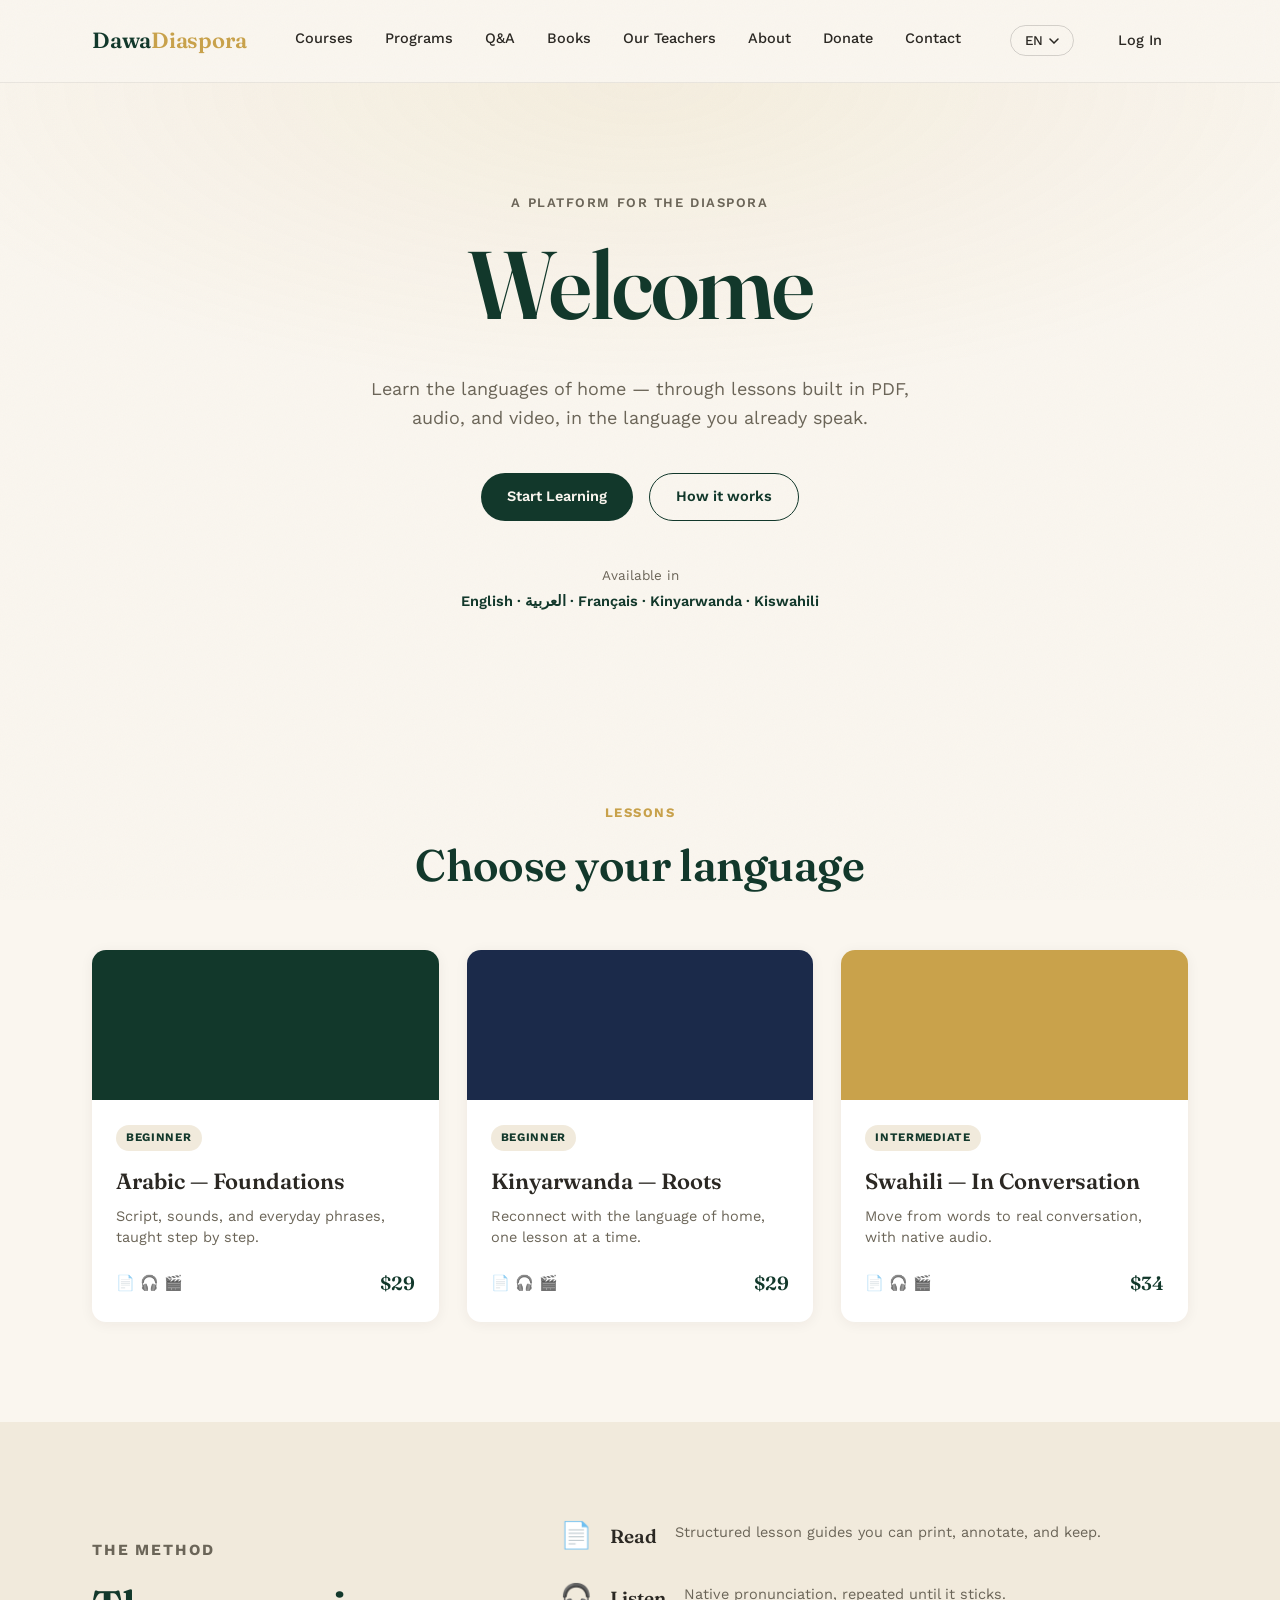
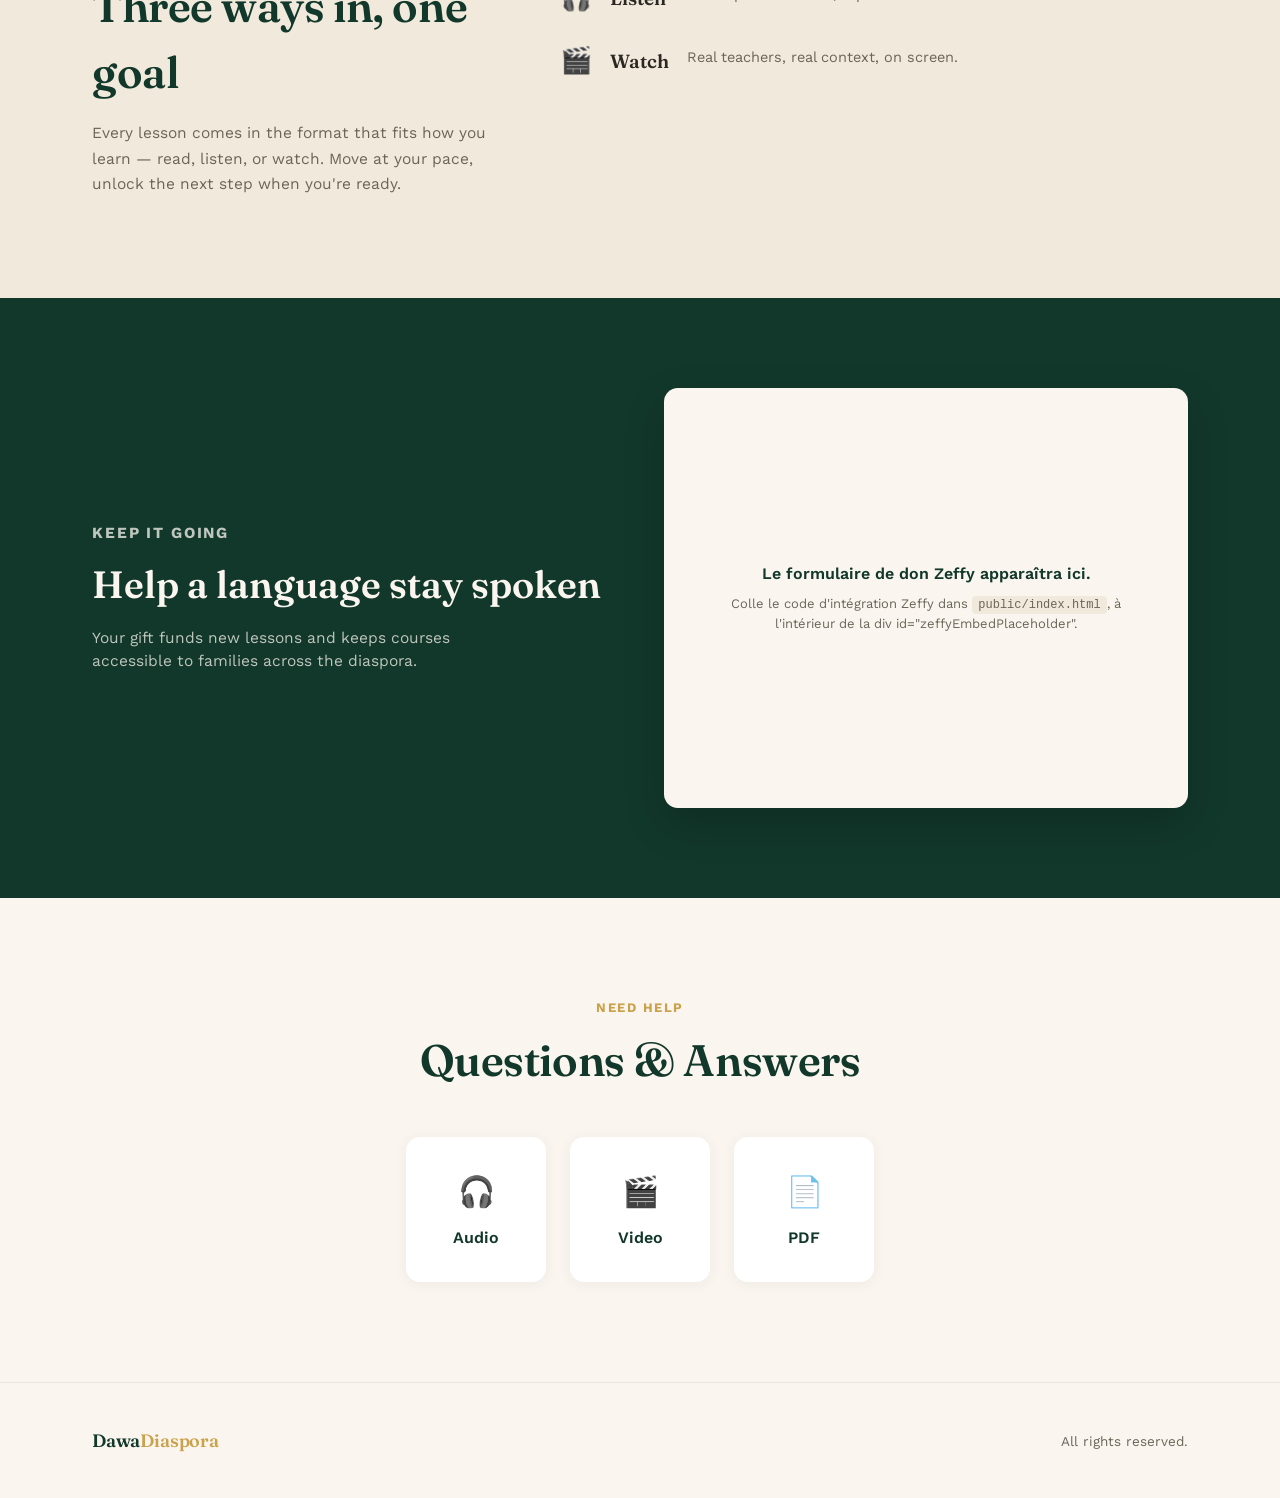
<file: index.html>
<!DOCTYPE html>
<html lang="en" dir="ltr">
<head>
<meta charset="UTF-8" />
<meta name="viewport" content="width=device-width, initial-scale=1.0" />
<title>DawaDiaspora — Learn your language, reclaim your roots</title>
<link rel="preconnect" href="https://fonts.googleapis.com">
<link href="https://fonts.googleapis.com/css2?family=Fraunces:opsz,wght@9..144,400;9..144,500;9..144,600;9..144,700&family=Work+Sans:wght@400;500;600&family=Noto+Naskh+Arabic:wght@500;600&display=swap" rel="stylesheet">
<link rel="stylesheet" href="css/style.css" />
</head>
<body>

<div class="grain"></div>

<header class="site-header">
  <div class="header-inner">
    <a href="index.html" class="logo">Dawa<span class="logo-accent" style="color:#C9A24B;">Diaspora</span></a>

    <nav class="main-nav">
      <a href="#courses" data-i18n="nav.courses">Courses</a>
      <a href="programs.html" data-i18n="nav.programs">Programs</a>
      <a href="qa.html" data-i18n="nav.qa">Q&amp;A</a>
      <a href="books.html" data-i18n="nav.books">Books</a>
      <a href="teachers.html" data-i18n="nav.teachers">Our Teachers</a>
      <a href="about.html" data-i18n="nav.about">About</a>
      <a href="#donate" data-i18n="nav.donate">Donate</a>
      <a href="contact.html" data-i18n="nav.contact">Contact</a>
    </nav>

    <div class="header-actions">
      <div class="lang-switcher">
        <button class="lang-current" id="langCurrent" aria-haspopup="listbox" aria-expanded="false">
          <span id="langCurrentLabel">EN</span>
          <svg width="10" height="6" viewBox="0 0 10 6" fill="none"><path d="M1 1L5 5L9 1" stroke="currentColor" stroke-width="1.5" stroke-linecap="round"/></svg>
        </button>
        <ul class="lang-options" id="langOptions" role="listbox">
          <li role="option" data-lang="en">English</li>
          <li role="option" data-lang="ar">العربية</li>
          <li role="option" data-lang="fr">Français</li>
          <li role="option" data-lang="rw">Kinyarwanda</li>
          <li role="option" data-lang="sw">Kiswahili</li>
        </ul>
      </div>
      <a href="#login" class="btn btn-ghost" data-i18n="nav.login">Log In</a>
    </div>
  </div>
</header>

<main>

  <!-- HERO -->
  <section class="hero">
    <div class="hero-inner">
      <p class="hero-eyebrow" data-i18n="hero.eyebrow">A platform for the diaspora</p>

      <h1 class="hero-morph" id="morphWord" aria-live="polite">Welcome</h1>

      <p class="hero-sub" data-i18n="hero.subtitle">
        Learn the languages of home — through lessons built in PDF, audio, and video, in the language you already speak.
      </p>

      <div class="hero-actions">
        <a href="#courses" class="btn btn-primary" data-i18n="btn.start_learning">Start Learning</a>
        <a href="#how" class="btn btn-outline" data-i18n="btn.how_it_works">How it works</a>
      </div>

      <div class="hero-langs">
        <span data-i18n="hero.available_in">Available in</span>
        <strong>English · العربية · Français · Kinyarwanda · Kiswahili</strong>
      </div>
    </div>
  </section>

  <!-- COURSES -->
  <section class="courses" id="courses">
    <div class="section-inner">
      <div class="section-head">
        <p class="eyebrow" data-i18n="courses.eyebrow">Lessons</p>
        <h2 data-i18n="courses.title">Choose your language</h2>
      </div>

      <div class="course-grid" id="courseGrid">
        <!-- Cartes générées en dur pour l'instant — seront remplacées par l'API /api/courses -->
        <article class="course-card">
          <div class="course-media" style="background:#12382B;"></div>
          <div class="course-body">
            <span class="course-level" data-i18n="course.level.beginner">Beginner</span>
            <h3>Arabic — Foundations</h3>
            <p>Script, sounds, and everyday phrases, taught step by step.</p>
            <div class="course-meta">
              <span class="course-formats" title="PDF, Audio, Video">📄 🎧 🎬</span>
              <span class="course-price">$29</span>
            </div>
          </div>
        </article>

        <article class="course-card">
          <div class="course-media" style="background:#1B2A4A;"></div>
          <div class="course-body">
            <span class="course-level" data-i18n="course.level.beginner">Beginner</span>
            <h3>Kinyarwanda — Roots</h3>
            <p>Reconnect with the language of home, one lesson at a time.</p>
            <div class="course-meta">
              <span class="course-formats" title="PDF, Audio, Video">📄 🎧 🎬</span>
              <span class="course-price">$29</span>
            </div>
          </div>
        </article>

        <article class="course-card">
          <div class="course-media" style="background:#C9A24B;"></div>
          <div class="course-body">
            <span class="course-level" data-i18n="course.level.intermediate">Intermediate</span>
            <h3>Swahili — In Conversation</h3>
            <p>Move from words to real conversation, with native audio.</p>
            <div class="course-meta">
              <span class="course-formats" title="PDF, Audio, Video">📄 🎧 🎬</span>
              <span class="course-price">$34</span>
            </div>
          </div>
        </article>
      </div>
    </div>
  </section>

  <!-- HOW IT WORKS -->
  <section class="how" id="how">
    <div class="section-inner how-grid">
      <div class="how-copy">
        <p class="eyebrow" data-i18n="how.eyebrow">The method</p>
        <h2 data-i18n="how.title">Three ways in, one goal</h2>
        <p data-i18n="how.subtitle">Every lesson comes in the format that fits how you learn — read, listen, or watch. Move at your pace, unlock the next step when you're ready.</p>
      </div>

      <div class="how-items">
        <div class="how-item">
          <span class="how-icon">📄</span>
          <h3 data-i18n="how.pdf.title">Read</h3>
          <p data-i18n="how.pdf.desc">Structured lesson guides you can print, annotate, and keep.</p>
        </div>
        <div class="how-item">
          <span class="how-icon">🎧</span>
          <h3 data-i18n="how.audio.title">Listen</h3>
          <p data-i18n="how.audio.desc">Native pronunciation, repeated until it sticks.</p>
        </div>
        <div class="how-item">
          <span class="how-icon">🎬</span>
          <h3 data-i18n="how.video.title">Watch</h3>
          <p data-i18n="how.video.desc">Real teachers, real context, on screen.</p>
        </div>
      </div>
    </div>
  </section>

  <!-- DONATE BANNER (formulaire Zeffy intégré) -->
  <section class="donate-banner" id="donate">
    <div class="section-inner donate-inner">
      <div>
        <p class="eyebrow eyebrow-light" data-i18n="donate.eyebrow">Keep it going</p>
        <h2 data-i18n="donate.title">Help a language stay spoken</h2>
        <p data-i18n="donate.subtitle">Your gift funds new lessons and keeps courses accessible to families across the diaspora.</p>
      </div>
      <div class="donate-widget-card">
        <!--
          👉 ZONE À REMPLIR : colle ici le code d'intégration copié depuis Zeffy
          (Share → More ways to share → Embed → Campaign → Copy embed code)
          Il ressemble à : <div data-zeffy-embed data-form-url="..."></div>...
        -->
        <div id="zeffyEmbedPlaceholder" class="zeffy-placeholder">
          <p>Le formulaire de don Zeffy apparaîtra ici.</p>
          <p class="zeffy-placeholder-sub">Colle le code d'intégration Zeffy dans <code>public/index.html</code>, à l'intérieur de la div id="zeffyEmbedPlaceholder".</p>
        </div>
      </div>
    </div>
  </section>

  <!-- FAQ TEASER -->
  <section class="faq-teaser" id="faq">
    <div class="section-inner">
      <p class="eyebrow" data-i18n="faq.eyebrow">Need help</p>
      <h2 data-i18n="faq.title">Questions & Answers</h2>
      <div class="faq-cats">
        <a href="#" class="faq-cat"><span>🎧</span><p data-i18n="faq.category.audio">Audio</p></a>
        <a href="#" class="faq-cat"><span>🎬</span><p data-i18n="faq.category.video">Video</p></a>
        <a href="#" class="faq-cat"><span>📄</span><p data-i18n="faq.category.pdf">PDF</p></a>
      </div>
    </div>
  </section>

</main>

<footer class="site-footer">
  <div class="section-inner footer-inner">
    <a href="index.html" class="logo logo-footer">Dawa<span class="logo-accent" style="color:#C9A24B;">Diaspora</span></a>
    <p data-i18n="footer.rights">All rights reserved.</p>
  </div>
</footer>

<script src="js/i18n-data.js"></script>
<script src="js/main.js"></script>
</body>
</html>
</file>
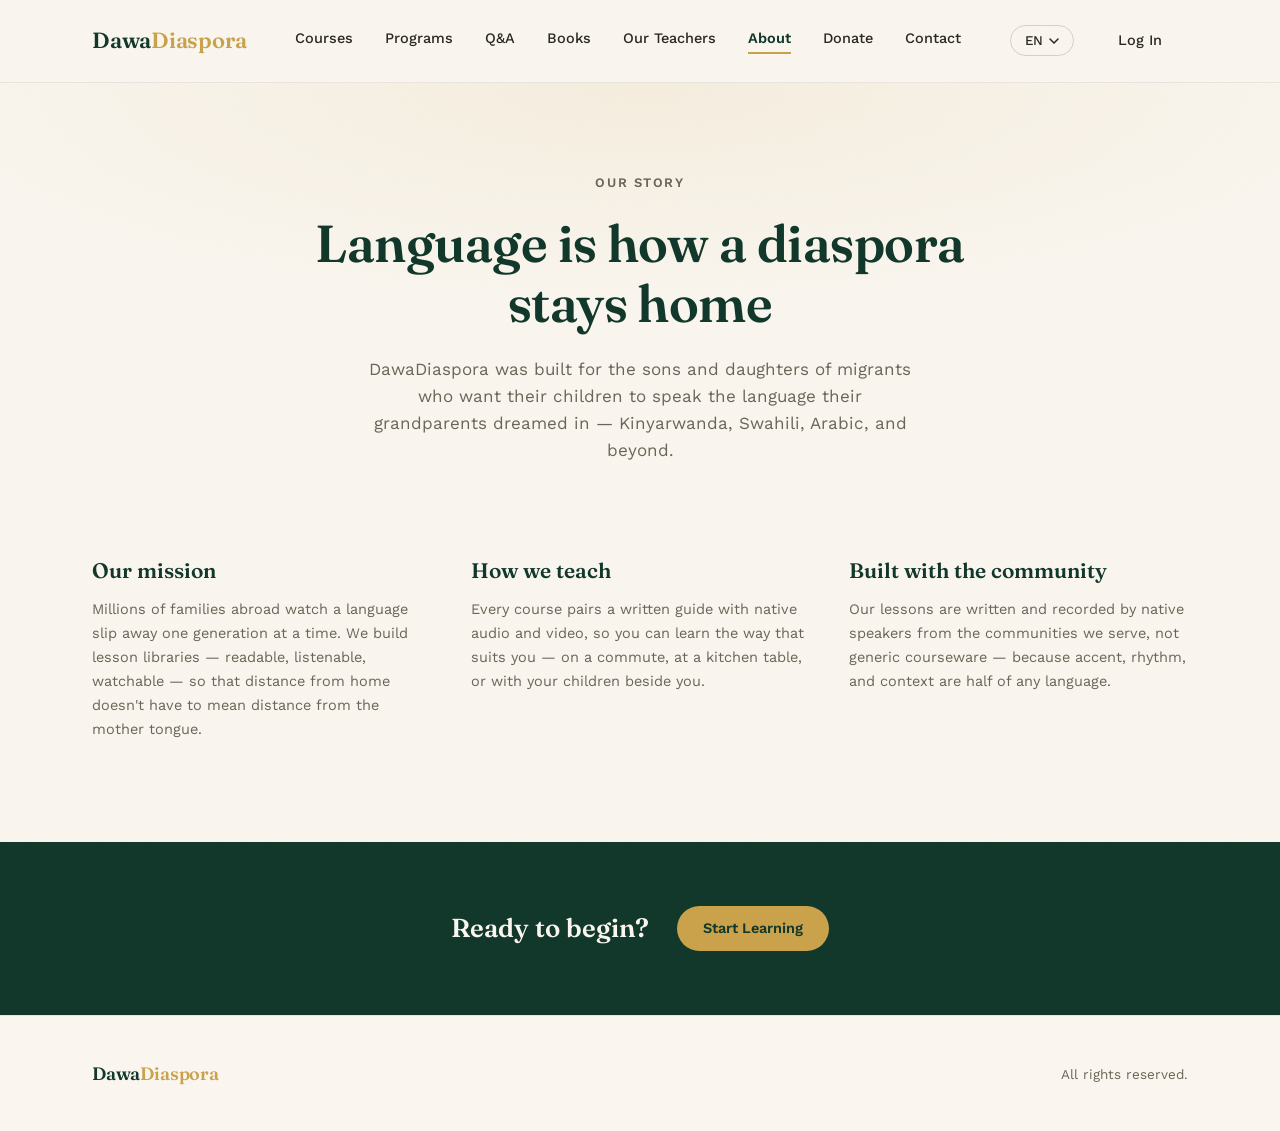
<file: about.html>
<!DOCTYPE html>
<html lang="en" dir="ltr">
<head>
<meta charset="UTF-8" />
<meta name="viewport" content="width=device-width, initial-scale=1.0" />
<title>About — DawaDiaspora</title>
<link rel="preconnect" href="https://fonts.googleapis.com">
<link href="https://fonts.googleapis.com/css2?family=Fraunces:opsz,wght@9..144,400;9..144,500;9..144,600;9..144,700&family=Work+Sans:wght@400;500;600&family=Noto+Naskh+Arabic:wght@500;600&display=swap" rel="stylesheet">
<link rel="stylesheet" href="css/style.css" />
</head>
<body>

<div class="grain"></div>

<header class="site-header">
  <div class="header-inner">
    <a href="index.html" class="logo">Dawa<span class="logo-accent" style="color:#C9A24B;">Diaspora</span></a>

    <nav class="main-nav">
      <a href="index.html#courses" data-i18n="nav.courses">Courses</a>
      <a href="programs.html" data-i18n="nav.programs">Programs</a>
      <a href="qa.html" data-i18n="nav.qa">Q&amp;A</a>
      <a href="books.html" data-i18n="nav.books">Books</a>
      <a href="teachers.html" data-i18n="nav.teachers">Our Teachers</a>
      <a href="about.html" class="active" data-i18n="nav.about">About</a>
      <a href="index.html#donate" data-i18n="nav.donate">Donate</a>
      <a href="contact.html" data-i18n="nav.contact">Contact</a>
    </nav>

    <div class="header-actions">
      <div class="lang-switcher">
        <button class="lang-current" id="langCurrent" aria-haspopup="listbox" aria-expanded="false">
          <span id="langCurrentLabel">EN</span>
          <svg width="10" height="6" viewBox="0 0 10 6" fill="none"><path d="M1 1L5 5L9 1" stroke="currentColor" stroke-width="1.5" stroke-linecap="round"/></svg>
        </button>
        <ul class="lang-options" id="langOptions" role="listbox">
          <li role="option" data-lang="en">English</li>
          <li role="option" data-lang="ar">العربية</li>
          <li role="option" data-lang="fr">Français</li>
          <li role="option" data-lang="rw">Kinyarwanda</li>
          <li role="option" data-lang="sw">Kiswahili</li>
        </ul>
      </div>
      <a href="#login" class="btn btn-ghost" data-i18n="nav.login">Log In</a>
    </div>
  </div>
</header>

<main>

  <section class="page-hero">
    <div class="section-inner">
      <p class="hero-eyebrow" data-i18n="about.eyebrow">Our story</p>
      <h1 class="page-title" data-i18n="about.title">Language is how a diaspora stays home</h1>
      <p class="page-lede" data-i18n="about.lede">
        DawaDiaspora was built for the sons and daughters of migrants who want their children to speak
        the language their grandparents dreamed in — Kinyarwanda, Swahili, Arabic, and beyond.
      </p>
    </div>
  </section>

  <section class="about-content">
    <div class="section-inner about-grid">
      <div class="about-block">
        <h2 data-i18n="about.mission.title">Our mission</h2>
        <p data-i18n="about.mission.text">
          Millions of families abroad watch a language slip away one generation at a time. We build
          lesson libraries — readable, listenable, watchable — so that distance from home doesn't
          have to mean distance from the mother tongue.
        </p>
      </div>
      <div class="about-block">
        <h2 data-i18n="about.approach.title">How we teach</h2>
        <p data-i18n="about.approach.text">
          Every course pairs a written guide with native audio and video, so you can learn the way
          that suits you — on a commute, at a kitchen table, or with your children beside you.
        </p>
      </div>
      <div class="about-block">
        <h2 data-i18n="about.community.title">Built with the community</h2>
        <p data-i18n="about.community.text">
          Our lessons are written and recorded by native speakers from the communities we serve,
          not generic courseware — because accent, rhythm, and context are half of any language.
        </p>
      </div>
    </div>
  </section>

  <section class="cta-band">
    <div class="section-inner cta-band-inner">
      <h2 data-i18n="about.cta.title">Ready to begin?</h2>
      <a href="index.html#courses" class="btn btn-gold" data-i18n="btn.start_learning">Start Learning</a>
    </div>
  </section>

</main>

<footer class="site-footer">
  <div class="section-inner footer-inner">
    <a href="index.html" class="logo logo-footer">Dawa<span class="logo-accent" style="color:#C9A24B;">Diaspora</span></a>
    <p data-i18n="footer.rights">All rights reserved.</p>
  </div>
</footer>

<script src="js/i18n-data.js"></script>
<script src="js/main.js"></script>
</body>
</html>
</file>
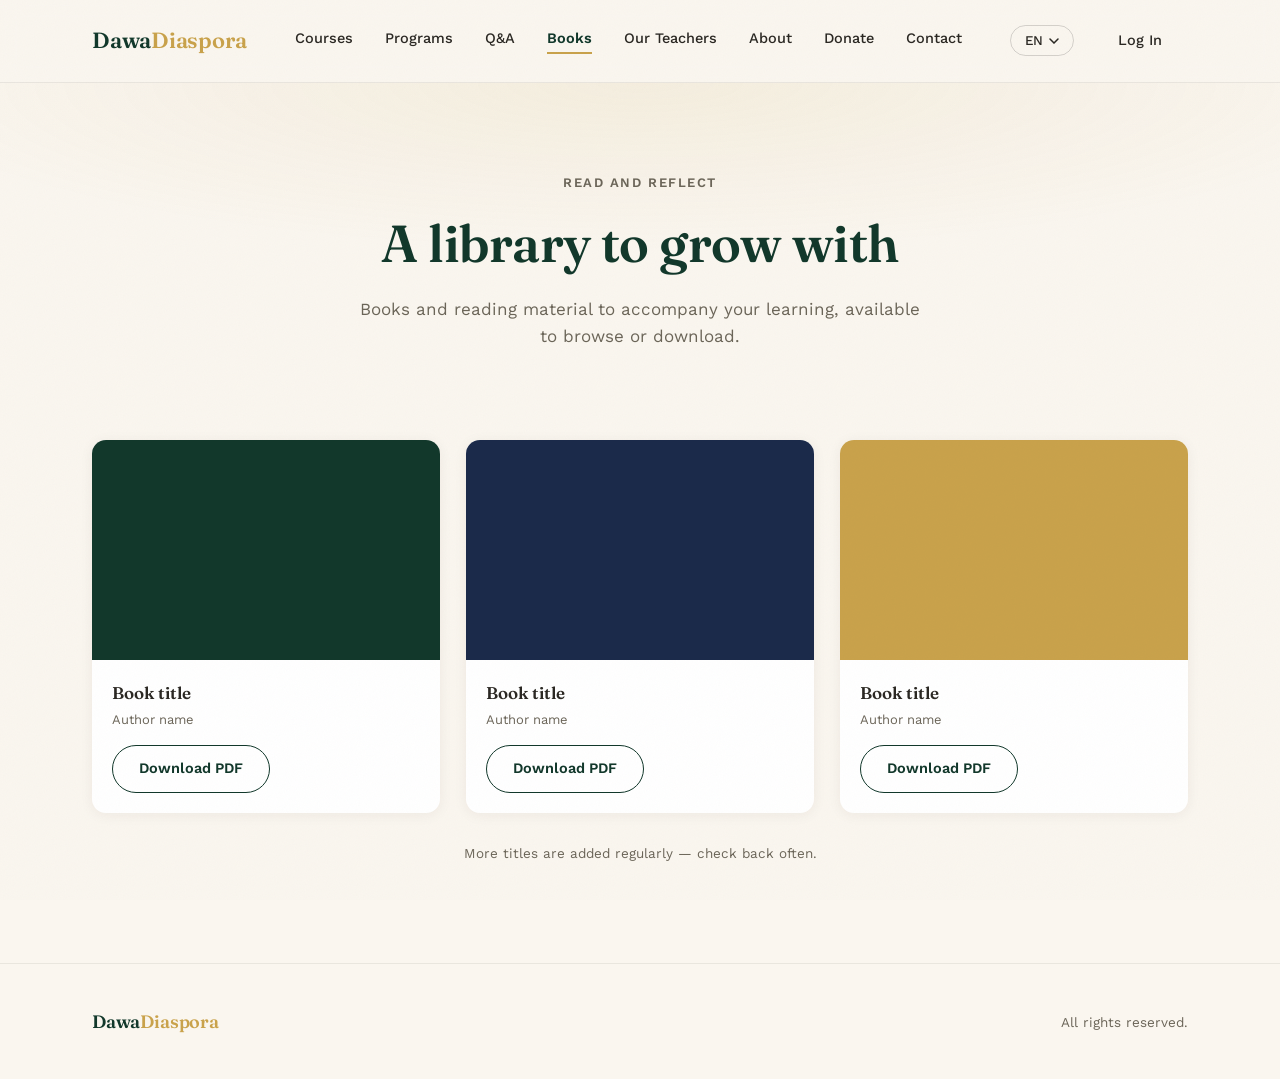
<file: books.html>
<!DOCTYPE html>
<html lang="en" dir="ltr">
<head>
<meta charset="UTF-8" />
<meta name="viewport" content="width=device-width, initial-scale=1.0" />
<title>Books — DawaDiaspora</title>
<link rel="preconnect" href="https://fonts.googleapis.com">
<link href="https://fonts.googleapis.com/css2?family=Fraunces:opsz,wght@9..144,400;9..144,500;9..144,600;9..144,700&family=Work+Sans:wght@400;500;600&family=Noto+Naskh+Arabic:wght@500;600&display=swap" rel="stylesheet">
<link rel="stylesheet" href="css/style.css" />
</head>
<body>

<div class="grain"></div>

<header class="site-header">
  <div class="header-inner">
    <a href="index.html" class="logo">Dawa<span class="logo-accent" style="color:#C9A24B;">Diaspora</span></a>

    <nav class="main-nav">
      <a href="index.html#courses" data-i18n="nav.courses">Courses</a>
      <a href="programs.html" data-i18n="nav.programs">Programs</a>
      <a href="qa.html" data-i18n="nav.qa">Q&amp;A</a>
      <a href="books.html" class="active" data-i18n="nav.books">Books</a>
      <a href="teachers.html" data-i18n="nav.teachers">Our Teachers</a>
      <a href="about.html" data-i18n="nav.about">About</a>
      <a href="index.html#donate" data-i18n="nav.donate">Donate</a>
      <a href="contact.html" data-i18n="nav.contact">Contact</a>
    </nav>

    <div class="header-actions">
      <div class="lang-switcher">
        <button class="lang-current" id="langCurrent" aria-haspopup="listbox" aria-expanded="false">
          <span id="langCurrentLabel">EN</span>
          <svg width="10" height="6" viewBox="0 0 10 6" fill="none"><path d="M1 1L5 5L9 1" stroke="currentColor" stroke-width="1.5" stroke-linecap="round"/></svg>
        </button>
        <ul class="lang-options" id="langOptions" role="listbox">
          <li role="option" data-lang="en">English</li>
          <li role="option" data-lang="ar">العربية</li>
          <li role="option" data-lang="fr">Français</li>
          <li role="option" data-lang="rw">Kinyarwanda</li>
          <li role="option" data-lang="sw">Kiswahili</li>
        </ul>
      </div>
      <a href="#login" class="btn btn-ghost" data-i18n="nav.login">Log In</a>
    </div>
  </div>
</header>

<main>

  <section class="page-hero">
    <div class="section-inner">
      <p class="hero-eyebrow" data-i18n="books.eyebrow">Read and reflect</p>
      <h1 class="page-title" data-i18n="books.title">A library to grow with</h1>
      <p class="page-lede" data-i18n="books.lede">
        Books and reading material to accompany your learning, available to browse or download.
      </p>
    </div>
  </section>

  <section class="books-section">
    <div class="section-inner">
      <div class="book-grid" id="bookGrid">
        <!-- Exemples — à remplacer par le vrai catalogue du client -->
        <article class="book-card">
          <div class="book-cover" style="background:#12382B;"></div>
          <div class="book-body">
            <h3 data-i18n-skip>Book title</h3>
            <p class="book-author" data-i18n-skip>Author name</p>
            <a href="#" class="btn btn-outline btn-small" data-i18n="books.download">Download PDF</a>
          </div>
        </article>

        <article class="book-card">
          <div class="book-cover" style="background:#1B2A4A;"></div>
          <div class="book-body">
            <h3 data-i18n-skip>Book title</h3>
            <p class="book-author" data-i18n-skip>Author name</p>
            <a href="#" class="btn btn-outline btn-small" data-i18n="books.download">Download PDF</a>
          </div>
        </article>

        <article class="book-card">
          <div class="book-cover" style="background:#C9A24B;"></div>
          <div class="book-body">
            <h3 data-i18n-skip>Book title</h3>
            <p class="book-author" data-i18n-skip>Author name</p>
            <a href="#" class="btn btn-outline btn-small" data-i18n="books.download">Download PDF</a>
          </div>
        </article>
      </div>
      <p class="books-note" data-i18n="books.note">More titles are added regularly — check back often.</p>
    </div>
  </section>

</main>

<footer class="site-footer">
  <div class="section-inner footer-inner">
    <a href="index.html" class="logo logo-footer">Dawa<span class="logo-accent" style="color:#C9A24B;">Diaspora</span></a>
    <p data-i18n="footer.rights">All rights reserved.</p>
  </div>
</footer>

<script src="js/i18n-data.js"></script>
<script src="js/main.js"></script>
</body>
</html>
</file>
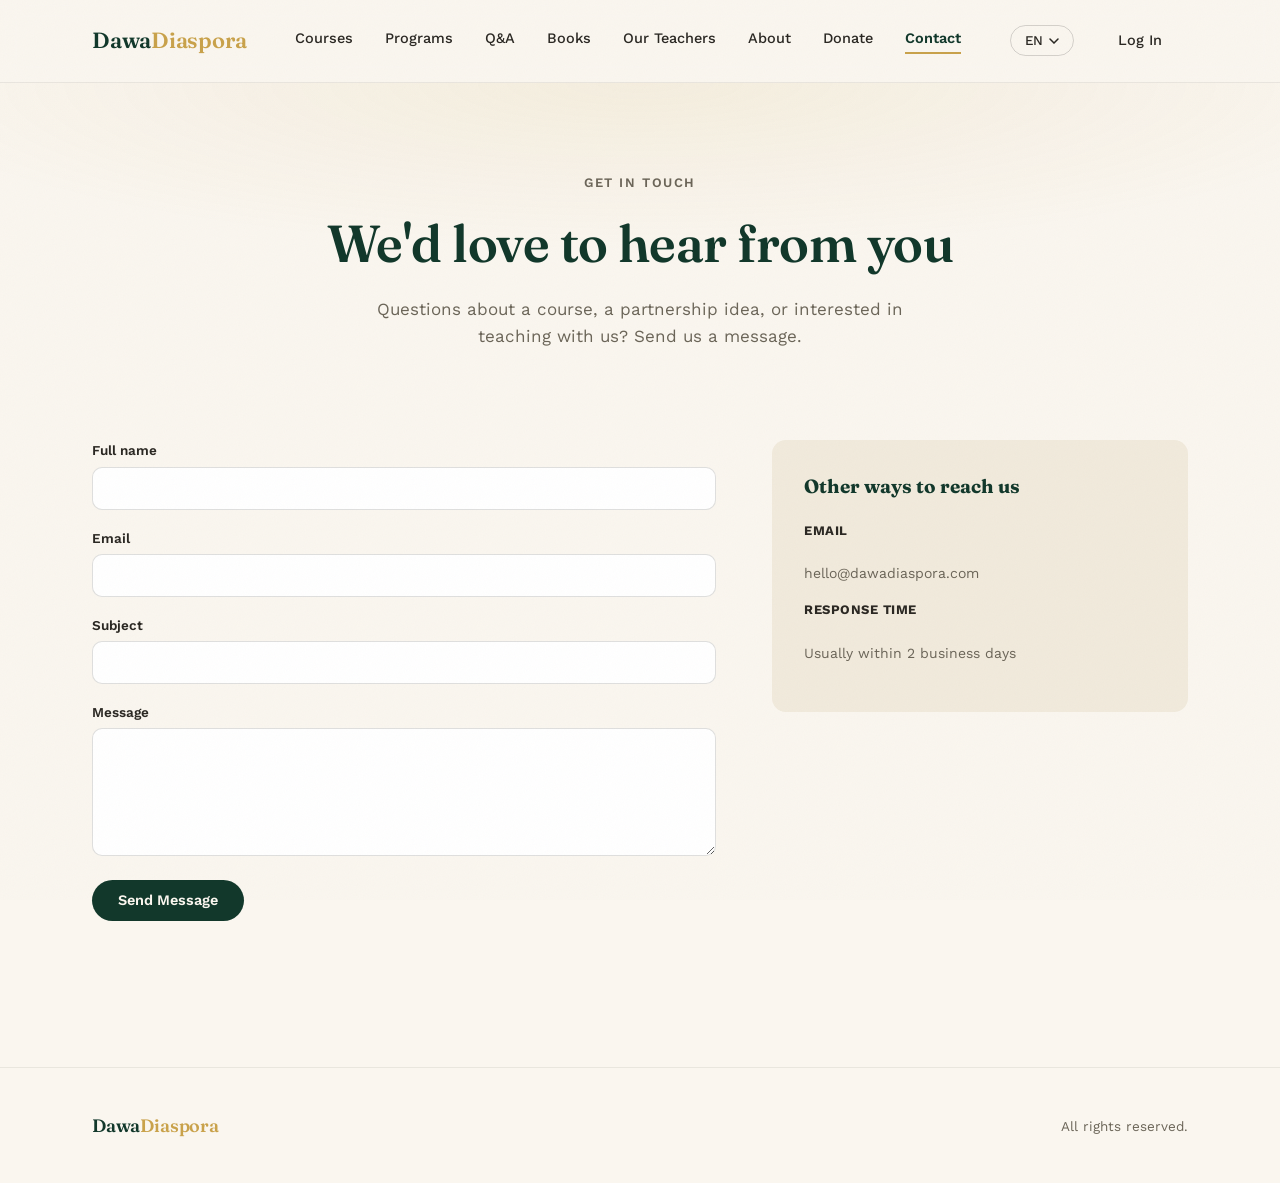
<file: contact.html>
<!DOCTYPE html>
<html lang="en" dir="ltr">
<head>
<meta charset="UTF-8" />
<meta name="viewport" content="width=device-width, initial-scale=1.0" />
<title>Contact — DawaDiaspora</title>
<link rel="preconnect" href="https://fonts.googleapis.com">
<link href="https://fonts.googleapis.com/css2?family=Fraunces:opsz,wght@9..144,400;9..144,500;9..144,600;9..144,700&family=Work+Sans:wght@400;500;600&family=Noto+Naskh+Arabic:wght@500;600&display=swap" rel="stylesheet">
<link rel="stylesheet" href="css/style.css" />
</head>
<body>

<div class="grain"></div>

<header class="site-header">
  <div class="header-inner">
    <a href="index.html" class="logo">Dawa<span class="logo-accent" style="color:#C9A24B;">Diaspora</span></a>

    <nav class="main-nav">
      <a href="index.html#courses" data-i18n="nav.courses">Courses</a>
      <a href="programs.html" data-i18n="nav.programs">Programs</a>
      <a href="qa.html" data-i18n="nav.qa">Q&amp;A</a>
      <a href="books.html" data-i18n="nav.books">Books</a>
      <a href="teachers.html" data-i18n="nav.teachers">Our Teachers</a>
      <a href="about.html" data-i18n="nav.about">About</a>
      <a href="index.html#donate" data-i18n="nav.donate">Donate</a>
      <a href="contact.html" class="active" data-i18n="nav.contact">Contact</a>
    </nav>

    <div class="header-actions">
      <div class="lang-switcher">
        <button class="lang-current" id="langCurrent" aria-haspopup="listbox" aria-expanded="false">
          <span id="langCurrentLabel">EN</span>
          <svg width="10" height="6" viewBox="0 0 10 6" fill="none"><path d="M1 1L5 5L9 1" stroke="currentColor" stroke-width="1.5" stroke-linecap="round"/></svg>
        </button>
        <ul class="lang-options" id="langOptions" role="listbox">
          <li role="option" data-lang="en">English</li>
          <li role="option" data-lang="ar">العربية</li>
          <li role="option" data-lang="fr">Français</li>
          <li role="option" data-lang="rw">Kinyarwanda</li>
          <li role="option" data-lang="sw">Kiswahili</li>
        </ul>
      </div>
      <a href="#login" class="btn btn-ghost" data-i18n="nav.login">Log In</a>
    </div>
  </div>
</header>

<main>

  <section class="page-hero">
    <div class="section-inner">
      <p class="hero-eyebrow" data-i18n="contact.eyebrow">Get in touch</p>
      <h1 class="page-title" data-i18n="contact.title">We'd love to hear from you</h1>
      <p class="page-lede" data-i18n="contact.lede">
        Questions about a course, a partnership idea, or interested in teaching with us? Send us a message.
      </p>
    </div>
  </section>

  <section class="contact-section">
    <div class="section-inner contact-grid">
      <form class="contact-form" id="contactForm">
        <label>
          <span data-i18n="contact.form.name">Full name</span>
          <input type="text" name="name" required />
        </label>
        <label>
          <span data-i18n="contact.form.email">Email</span>
          <input type="email" name="email" required />
        </label>
        <label>
          <span data-i18n="contact.form.subject">Subject</span>
          <input type="text" name="subject" required />
        </label>
        <label>
          <span data-i18n="contact.form.message">Message</span>
          <textarea name="message" rows="6" required></textarea>
        </label>
        <button type="submit" class="btn btn-primary" data-i18n="contact.form.send">Send Message</button>
        <p class="form-status" id="formStatus"></p>
      </form>

      <div class="contact-info">
        <h3 data-i18n="contact.info.title">Other ways to reach us</h3>
        <p><strong data-i18n="contact.info.email_label">Email</strong><br>hello@dawadiaspora.com</p>
        <p><strong data-i18n="contact.info.response_label">Response time</strong><br><span data-i18n="contact.info.response_text">Usually within 2 business days</span></p>
      </div>
    </div>
  </section>

</main>

<footer class="site-footer">
  <div class="section-inner footer-inner">
    <a href="index.html" class="logo logo-footer">Dawa<span class="logo-accent" style="color:#C9A24B;">Diaspora</span></a>
    <p data-i18n="footer.rights">All rights reserved.</p>
  </div>
</footer>

<script src="js/i18n-data.js"></script>
<script src="js/main.js"></script>
<script>
  document.getElementById('contactForm').addEventListener('submit', function (e) {
    e.preventDefault();
    // TODO : brancher sur une vraie route backend (ex: POST /api/contact) une fois prête
    document.getElementById('formStatus').textContent = "Message noted — backend submission coming soon.";
  });
</script>
</body>
</html>
</file>
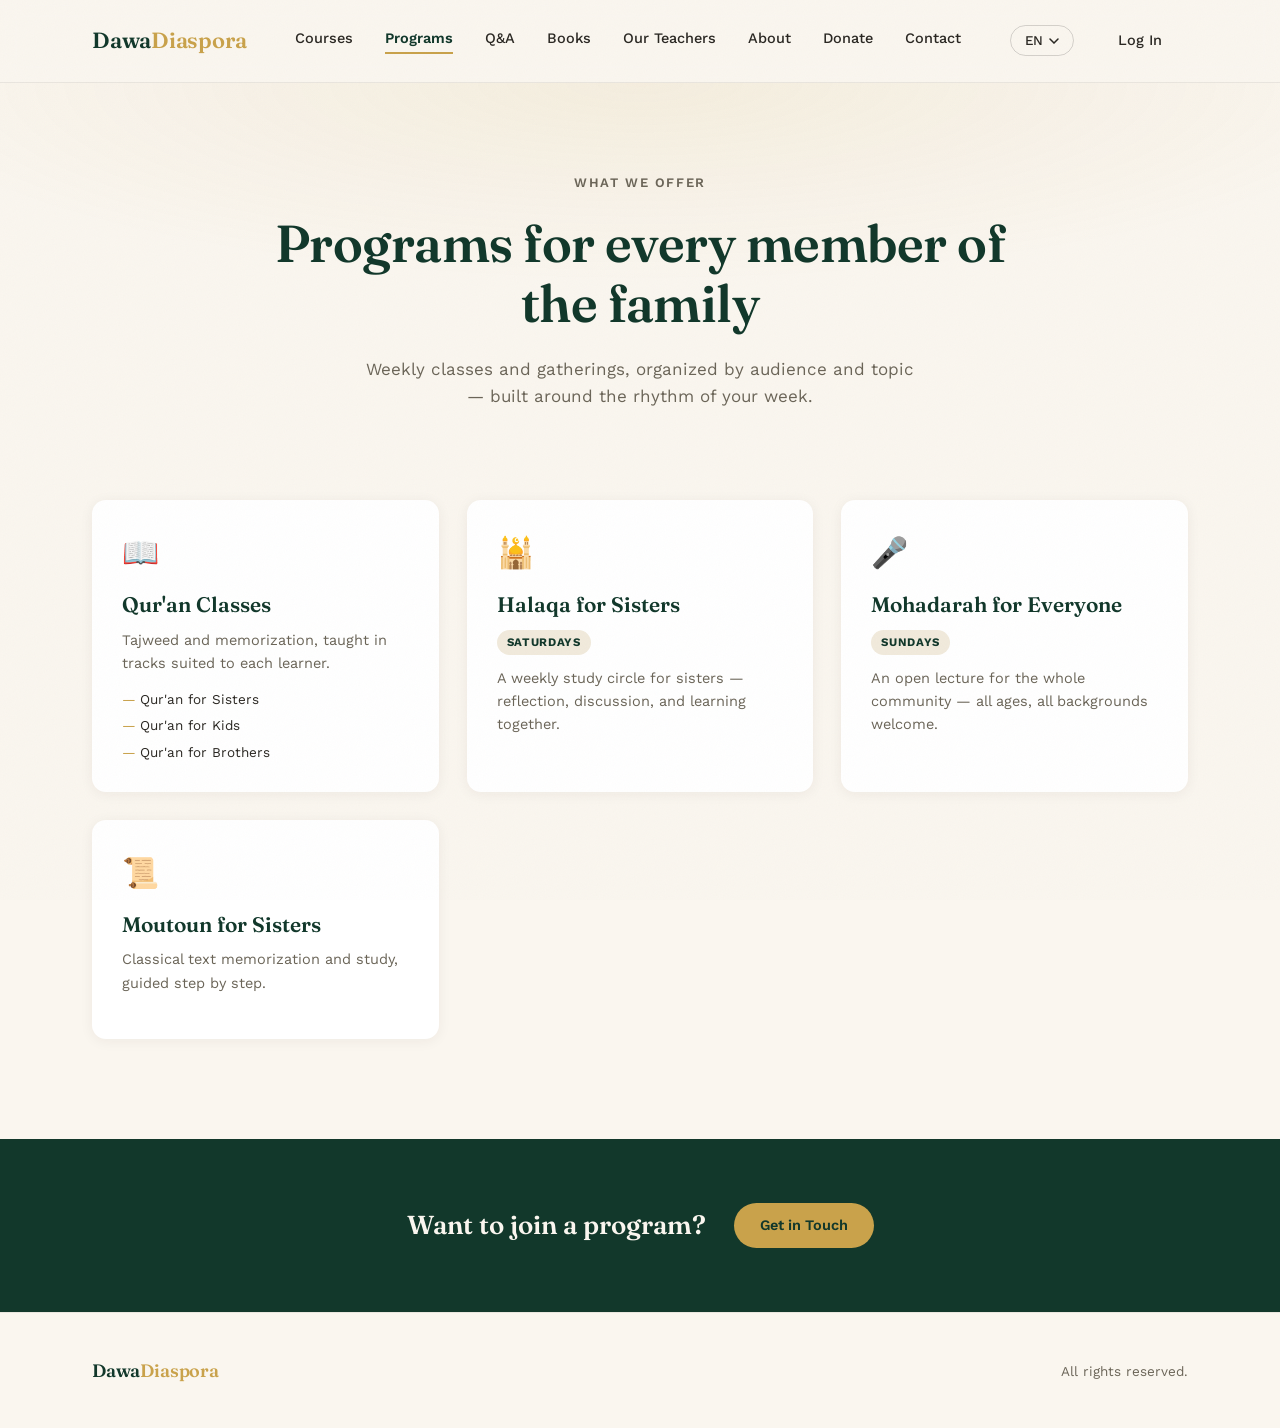
<file: programs.html>
<!DOCTYPE html>
<html lang="en" dir="ltr">
<head>
<meta charset="UTF-8" />
<meta name="viewport" content="width=device-width, initial-scale=1.0" />
<title>Programs — DawaDiaspora</title>
<link rel="preconnect" href="https://fonts.googleapis.com">
<link href="https://fonts.googleapis.com/css2?family=Fraunces:opsz,wght@9..144,400;9..144,500;9..144,600;9..144,700&family=Work+Sans:wght@400;500;600&family=Noto+Naskh+Arabic:wght@500;600&display=swap" rel="stylesheet">
<link rel="stylesheet" href="css/style.css" />
</head>
<body>

<div class="grain"></div>

<header class="site-header">
  <div class="header-inner">
    <a href="index.html" class="logo">Dawa<span class="logo-accent" style="color:#C9A24B;">Diaspora</span></a>

    <nav class="main-nav">
      <a href="index.html#courses" data-i18n="nav.courses">Courses</a>
      <a href="programs.html" class="active" data-i18n="nav.programs">Programs</a>
      <a href="qa.html" data-i18n="nav.qa">Q&amp;A</a>
      <a href="books.html" data-i18n="nav.books">Books</a>
      <a href="teachers.html" data-i18n="nav.teachers">Our Teachers</a>
      <a href="about.html" data-i18n="nav.about">About</a>
      <a href="index.html#donate" data-i18n="nav.donate">Donate</a>
      <a href="contact.html" data-i18n="nav.contact">Contact</a>
    </nav>

    <div class="header-actions">
      <div class="lang-switcher">
        <button class="lang-current" id="langCurrent" aria-haspopup="listbox" aria-expanded="false">
          <span id="langCurrentLabel">EN</span>
          <svg width="10" height="6" viewBox="0 0 10 6" fill="none"><path d="M1 1L5 5L9 1" stroke="currentColor" stroke-width="1.5" stroke-linecap="round"/></svg>
        </button>
        <ul class="lang-options" id="langOptions" role="listbox">
          <li role="option" data-lang="en">English</li>
          <li role="option" data-lang="ar">العربية</li>
          <li role="option" data-lang="fr">Français</li>
          <li role="option" data-lang="rw">Kinyarwanda</li>
          <li role="option" data-lang="sw">Kiswahili</li>
        </ul>
      </div>
      <a href="#login" class="btn btn-ghost" data-i18n="nav.login">Log In</a>
    </div>
  </div>
</header>

<main>

  <section class="page-hero">
    <div class="section-inner">
      <p class="hero-eyebrow" data-i18n="programs.eyebrow">What we offer</p>
      <h1 class="page-title" data-i18n="programs.title">Programs for every member of the family</h1>
      <p class="page-lede" data-i18n="programs.lede">
        Weekly classes and gatherings, organized by audience and topic — built around the rhythm of your week.
      </p>
    </div>
  </section>

  <section class="programs-section">
    <div class="section-inner">
      <div class="program-grid">

        <!-- Coran -->
        <article class="program-card">
          <div class="program-icon">📖</div>
          <h2 data-i18n="programs.quran.title">Qur'an Classes</h2>
          <p class="program-desc" data-i18n="programs.quran.desc">Tajweed and memorization, taught in tracks suited to each learner.</p>
          <ul class="program-sublist">
            <li><span data-i18n="programs.quran.sisters">Qur'an for Sisters</span></li>
            <li><span data-i18n="programs.quran.kids">Qur'an for Kids</span></li>
            <li><span data-i18n="programs.quran.brothers">Qur'an for Brothers</span></li>
          </ul>
        </article>

        <!-- Halaqa -->
        <article class="program-card">
          <div class="program-icon">🕌</div>
          <h2 data-i18n="programs.halaqa.title">Halaqa for Sisters</h2>
          <span class="program-schedule" data-i18n="programs.schedule.saturday">Saturdays</span>
          <p class="program-desc" data-i18n="programs.halaqa.desc">A weekly study circle for sisters — reflection, discussion, and learning together.</p>
        </article>

        <!-- Mohadarah -->
        <article class="program-card">
          <div class="program-icon">🎤</div>
          <h2 data-i18n="programs.mohadarah.title">Mohadarah for Everyone</h2>
          <span class="program-schedule" data-i18n="programs.schedule.sunday">Sundays</span>
          <p class="program-desc" data-i18n="programs.mohadarah.desc">An open lecture for the whole community — all ages, all backgrounds welcome.</p>
        </article>

        <!-- Moutoun -->
        <article class="program-card">
          <div class="program-icon">📜</div>
          <h2 data-i18n="programs.moutoun.title">Moutoun for Sisters</h2>
          <p class="program-desc" data-i18n="programs.moutoun.desc">Classical text memorization and study, guided step by step.</p>
        </article>

      </div>
    </div>
  </section>

  <section class="cta-band">
    <div class="section-inner cta-band-inner">
      <h2 data-i18n="programs.cta.title">Want to join a program?</h2>
      <a href="contact.html" class="btn btn-gold" data-i18n="programs.cta.button">Get in Touch</a>
    </div>
  </section>

</main>

<footer class="site-footer">
  <div class="section-inner footer-inner">
    <a href="index.html" class="logo logo-footer">Dawa<span class="logo-accent" style="color:#C9A24B;">Diaspora</span></a>
    <p data-i18n="footer.rights">All rights reserved.</p>
  </div>
</footer>

<script src="js/i18n-data.js"></script>
<script src="js/main.js"></script>
</body>
</html>
</file>
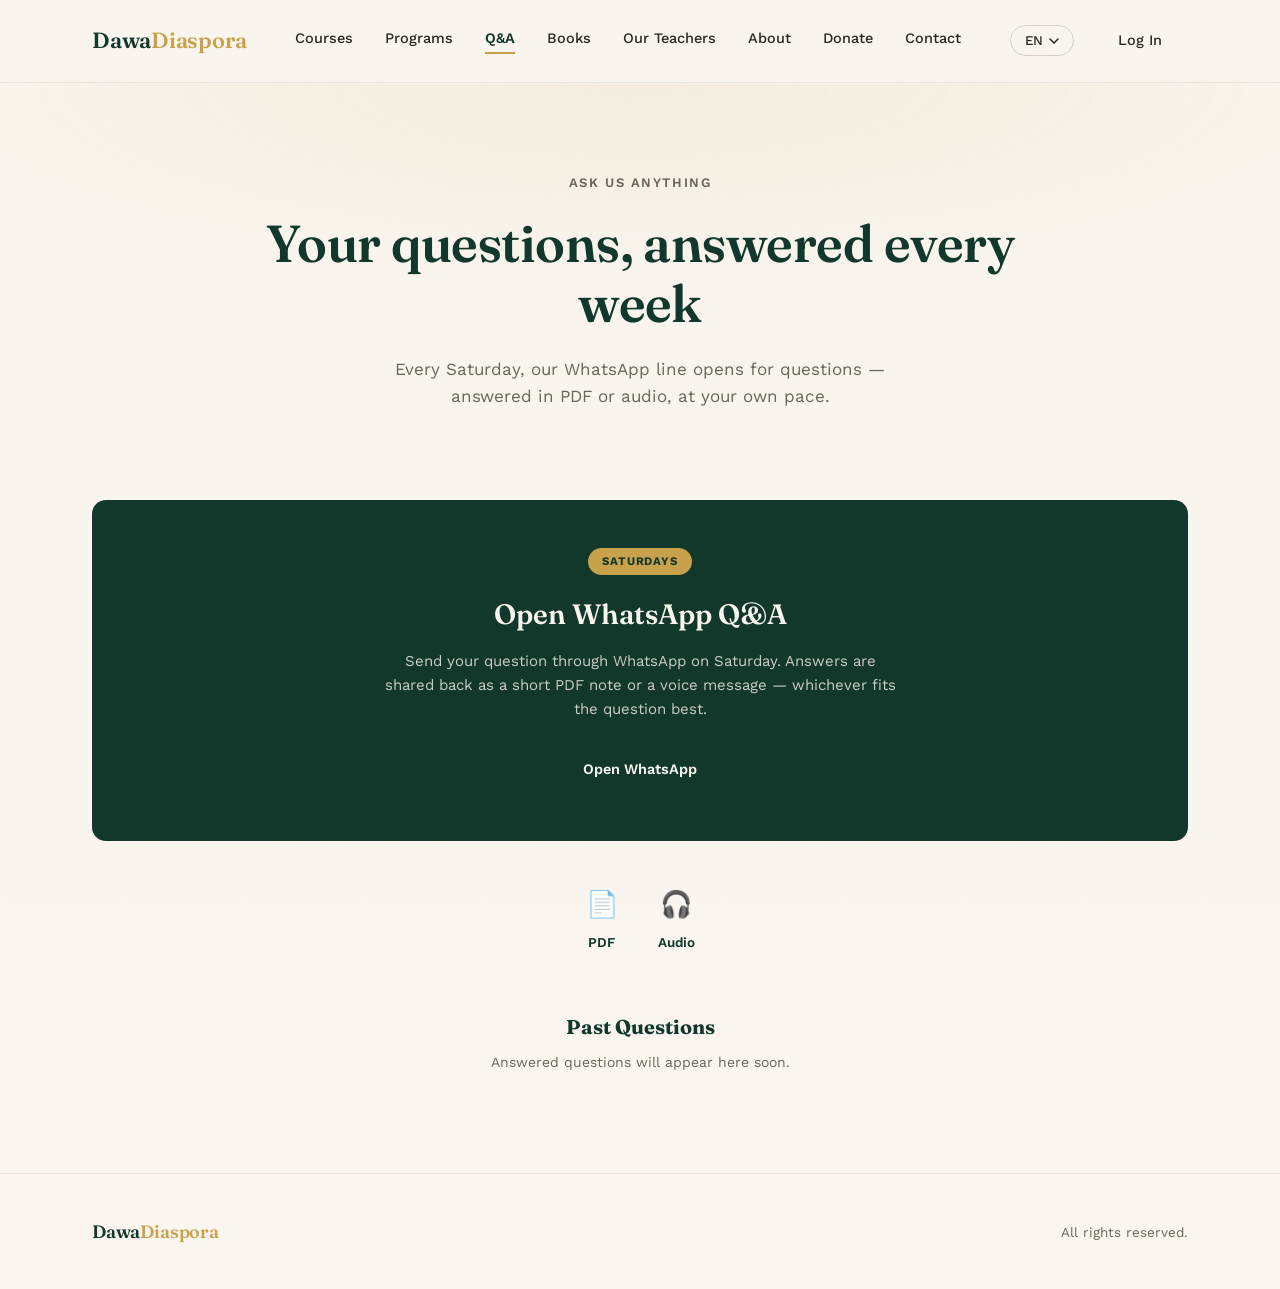
<file: qa.html>
<!DOCTYPE html>
<html lang="en" dir="ltr">
<head>
<meta charset="UTF-8" />
<meta name="viewport" content="width=device-width, initial-scale=1.0" />
<title>Q&amp;A — DawaDiaspora</title>
<link rel="preconnect" href="https://fonts.googleapis.com">
<link href="https://fonts.googleapis.com/css2?family=Fraunces:opsz,wght@9..144,400;9..144,500;9..144,600;9..144,700&family=Work+Sans:wght@400;500;600&family=Noto+Naskh+Arabic:wght@500;600&display=swap" rel="stylesheet">
<link rel="stylesheet" href="css/style.css" />
</head>
<body>

<div class="grain"></div>

<header class="site-header">
  <div class="header-inner">
    <a href="index.html" class="logo">Dawa<span class="logo-accent" style="color:#C9A24B;">Diaspora</span></a>

    <nav class="main-nav">
      <a href="index.html#courses" data-i18n="nav.courses">Courses</a>
      <a href="programs.html" data-i18n="nav.programs">Programs</a>
      <a href="qa.html" class="active" data-i18n="nav.qa">Q&amp;A</a>
      <a href="books.html" data-i18n="nav.books">Books</a>
      <a href="teachers.html" data-i18n="nav.teachers">Our Teachers</a>
      <a href="about.html" data-i18n="nav.about">About</a>
      <a href="index.html#donate" data-i18n="nav.donate">Donate</a>
      <a href="contact.html" data-i18n="nav.contact">Contact</a>
    </nav>

    <div class="header-actions">
      <div class="lang-switcher">
        <button class="lang-current" id="langCurrent" aria-haspopup="listbox" aria-expanded="false">
          <span id="langCurrentLabel">EN</span>
          <svg width="10" height="6" viewBox="0 0 10 6" fill="none"><path d="M1 1L5 5L9 1" stroke="currentColor" stroke-width="1.5" stroke-linecap="round"/></svg>
        </button>
        <ul class="lang-options" id="langOptions" role="listbox">
          <li role="option" data-lang="en">English</li>
          <li role="option" data-lang="ar">العربية</li>
          <li role="option" data-lang="fr">Français</li>
          <li role="option" data-lang="rw">Kinyarwanda</li>
          <li role="option" data-lang="sw">Kiswahili</li>
        </ul>
      </div>
      <a href="#login" class="btn btn-ghost" data-i18n="nav.login">Log In</a>
    </div>
  </div>
</header>

<main>

  <section class="page-hero">
    <div class="section-inner">
      <p class="hero-eyebrow" data-i18n="qa.eyebrow">Ask us anything</p>
      <h1 class="page-title" data-i18n="qa.title">Your questions, answered every week</h1>
      <p class="page-lede" data-i18n="qa.lede">
        Every Saturday, our WhatsApp line opens for questions — answered in PDF or audio, at your own pace.
      </p>
    </div>
  </section>

  <section class="qa-section">
    <div class="section-inner">
      <div class="qa-highlight">
        <span class="qa-day-badge" data-i18n="programs.schedule.saturday">Saturdays</span>
        <h2 data-i18n="qa.whatsapp.title">Open WhatsApp Q&amp;A</h2>
        <p data-i18n="qa.whatsapp.desc">
          Send your question through WhatsApp on Saturday. Answers are shared back as a short PDF
          note or a voice message — whichever fits the question best.
        </p>
        <!-- 👉 Remplace le numéro ci-dessous par le vrai numéro WhatsApp du client -->
        <a href="https://wa.me/00000000000" class="btn btn-primary" target="_blank" rel="noopener" data-i18n="qa.whatsapp.button">
          Open WhatsApp
        </a>
      </div>

      <div class="qa-formats">
        <div class="qa-format-item">
          <span>📄</span>
          <p data-i18n="faq.category.pdf">PDF</p>
        </div>
        <div class="qa-format-item">
          <span>🎧</span>
          <p data-i18n="faq.category.audio">Audio</p>
        </div>
      </div>

      <!-- Archive des questions passées — à connecter à /api/faq une fois le contenu prêt -->
      <div class="qa-archive">
        <h3 data-i18n="qa.archive.title">Past Questions</h3>
        <p class="qa-archive-empty" data-i18n="qa.archive.empty">Answered questions will appear here soon.</p>
      </div>
    </div>
  </section>

</main>

<footer class="site-footer">
  <div class="section-inner footer-inner">
    <a href="index.html" class="logo logo-footer">Dawa<span class="logo-accent" style="color:#C9A24B;">Diaspora</span></a>
    <p data-i18n="footer.rights">All rights reserved.</p>
  </div>
</footer>

<script src="js/i18n-data.js"></script>
<script src="js/main.js"></script>
</body>
</html>
</file>
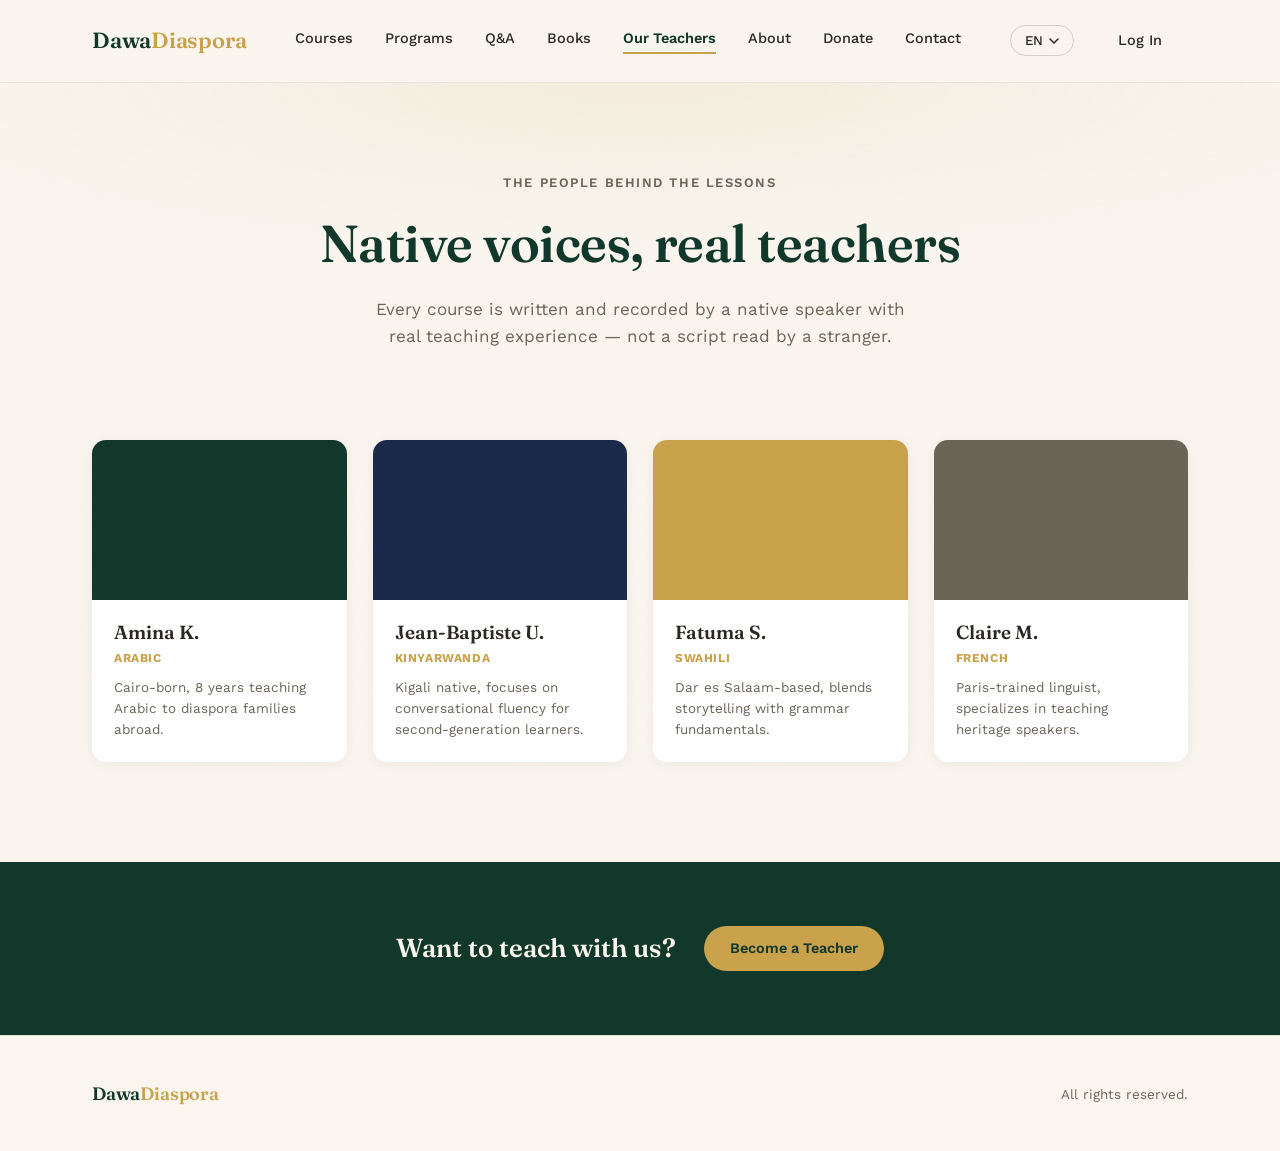
<file: teachers.html>
<!DOCTYPE html>
<html lang="en" dir="ltr">
<head>
<meta charset="UTF-8" />
<meta name="viewport" content="width=device-width, initial-scale=1.0" />
<title>Our Teachers — DawaDiaspora</title>
<link rel="preconnect" href="https://fonts.googleapis.com">
<link href="https://fonts.googleapis.com/css2?family=Fraunces:opsz,wght@9..144,400;9..144,500;9..144,600;9..144,700&family=Work+Sans:wght@400;500;600&family=Noto+Naskh_Arabic:wght@500;600&display=swap" rel="stylesheet">
<link rel="stylesheet" href="css/style.css" />
</head>
<body>

<div class="grain"></div>

<header class="site-header">
  <div class="header-inner">
    <a href="index.html" class="logo">Dawa<span class="logo-accent" style="color:#C9A24B;">Diaspora</span></a>

    <nav class="main-nav">
      <a href="index.html#courses" data-i18n="nav.courses">Courses</a>
      <a href="programs.html" data-i18n="nav.programs">Programs</a>
      <a href="qa.html" data-i18n="nav.qa">Q&amp;A</a>
      <a href="books.html" data-i18n="nav.books">Books</a>
      <a href="teachers.html" class="active" data-i18n="nav.teachers">Our Teachers</a>
      <a href="about.html" data-i18n="nav.about">About</a>
      <a href="index.html#donate" data-i18n="nav.donate">Donate</a>
      <a href="contact.html" data-i18n="nav.contact">Contact</a>
    </nav>

    <div class="header-actions">
      <div class="lang-switcher">
        <button class="lang-current" id="langCurrent" aria-haspopup="listbox" aria-expanded="false">
          <span id="langCurrentLabel">EN</span>
          <svg width="10" height="6" viewBox="0 0 10 6" fill="none"><path d="M1 1L5 5L9 1" stroke="currentColor" stroke-width="1.5" stroke-linecap="round"/></svg>
        </button>
        <ul class="lang-options" id="langOptions" role="listbox">
          <li role="option" data-lang="en">English</li>
          <li role="option" data-lang="ar">العربية</li>
          <li role="option" data-lang="fr">Français</li>
          <li role="option" data-lang="rw">Kinyarwanda</li>
          <li role="option" data-lang="sw">Kiswahili</li>
        </ul>
      </div>
      <a href="#login" class="btn btn-ghost" data-i18n="nav.login">Log In</a>
    </div>
  </div>
</header>

<main>

  <section class="page-hero">
    <div class="section-inner">
      <p class="hero-eyebrow" data-i18n="teachers.eyebrow">The people behind the lessons</p>
      <h1 class="page-title" data-i18n="teachers.title">Native voices, real teachers</h1>
      <p class="page-lede" data-i18n="teachers.lede">
        Every course is written and recorded by a native speaker with real teaching experience —
        not a script read by a stranger.
      </p>
    </div>
  </section>

  <section class="teachers-grid-section">
    <div class="section-inner">
      <div class="teacher-grid" id="teacherGrid">
        <!-- Cartes d'enseignants — à remplacer par de vraies données via l'API plus tard -->
        <article class="teacher-card">
          <div class="teacher-photo" style="background:#12382B;"></div>
          <h3>Amina K.</h3>
          <p class="teacher-lang">Arabic</p>
          <p class="teacher-bio">Cairo-born, 8 years teaching Arabic to diaspora families abroad.</p>
        </article>

        <article class="teacher-card">
          <div class="teacher-photo" style="background:#1B2A4A;"></div>
          <h3>Jean-Baptiste U.</h3>
          <p class="teacher-lang">Kinyarwanda</p>
          <p class="teacher-bio">Kigali native, focuses on conversational fluency for second-generation learners.</p>
        </article>

        <article class="teacher-card">
          <div class="teacher-photo" style="background:#C9A24B;"></div>
          <h3>Fatuma S.</h3>
          <p class="teacher-lang">Swahili</p>
          <p class="teacher-bio">Dar es Salaam-based, blends storytelling with grammar fundamentals.</p>
        </article>

        <article class="teacher-card">
          <div class="teacher-photo" style="background:#6B6558;"></div>
          <h3>Claire M.</h3>
          <p class="teacher-lang">French</p>
          <p class="teacher-bio">Paris-trained linguist, specializes in teaching heritage speakers.</p>
        </article>
      </div>
    </div>
  </section>

  <section class="cta-band">
    <div class="section-inner cta-band-inner">
      <h2 data-i18n="teachers.cta.title">Want to teach with us?</h2>
      <a href="contact.html" class="btn btn-gold" data-i18n="teachers.cta.button">Become a Teacher</a>
    </div>
  </section>

</main>

<footer class="site-footer">
  <div class="section-inner footer-inner">
    <a href="index.html" class="logo logo-footer">Dawa<span class="logo-accent" style="color:#C9A24B;">Diaspora</span></a>
    <p data-i18n="footer.rights">All rights reserved.</p>
  </div>
</footer>

<script src="js/i18n-data.js"></script>
<script src="js/main.js"></script>
</body>
</html>
</file>
<file: css/style.css>
:root {
  --cream: #FAF6EF;
  --cream-deep: #F1EADC;
  --emerald: #12382B;
  --emerald-light: #1E5A45;
  --navy: #1B2A4A;
  --gold: #C9A24B;
  --gold-light: #E4C876;
  --ink: #2B2823;
  --ink-soft: #6B6558;

  --font-display: 'Fraunces', serif;
  --font-body: 'Work Sans', sans-serif;
  --font-arabic: 'Noto Naskh Arabic', serif;

  --radius: 14px;
  --max-w: 1160px;
}

* { box-sizing: border-box; margin: 0; padding: 0; }

html { scroll-behavior: smooth; }

body {
  background: var(--cream);
  color: var(--ink);
  font-family: var(--font-body);
  line-height: 1.5;
  -webkit-font-smoothing: antialiased;
}

html[dir="rtl"] body { font-family: var(--font-arabic), var(--font-body); }

a { color: inherit; text-decoration: none; }

.section-inner {
  max-width: var(--max-w);
  margin: 0 auto;
  padding: 0 32px;
}

/* subtle grain overlay for texture, keeps flat colors from feeling flat */
.grain {
  position: fixed; inset: 0; pointer-events: none; z-index: 999;
  opacity: 0.035; mix-blend-mode: multiply;
  background-image: url("data:image/svg+xml,%3Csvg xmlns='http://www.w3.org/2000/svg' width='120' height='120'%3E%3Cfilter id='n'%3E%3CfeTurbulence type='fractalNoise' baseFrequency='0.9' numOctaves='2' stitchTiles='stitch'/%3E%3C/filter%3E%3Crect width='100%25' height='100%25' filter='url(%23n)'/%3E%3C/svg%3E");
}

/* ---------- HEADER ---------- */
.site-header {
  position: sticky; top: 0; z-index: 100;
  background: rgba(250, 246, 239, 0.88);
  backdrop-filter: blur(10px);
  border-bottom: 1px solid rgba(43,40,35,0.08);
}

.header-inner {
  max-width: var(--max-w);
  margin: 0 auto;
  padding: 18px 32px;
  display: flex; align-items: center; justify-content: space-between;
  gap: 24px;
}

.logo {
  font-family: var(--font-display);
  font-size: 22px;
  font-weight: 600;
  color: var(--emerald);
  letter-spacing: -0.01em;
  display: flex; align-items: center;
}
.logo-accent {
  color: var(--gold);
}
.logo-mark { flex-shrink: 0; margin-right: 9px; }
.logo-img { height: 34px; width: auto; display: block; }

/* ---------- PAGES INTERNES (About / Teachers / Contact) ---------- */
.main-nav a.active { color: var(--emerald); font-weight: 600; }
.main-nav a.active::after { width: 100%; }

.page-hero {
  padding: 90px 32px 70px; text-align: center;
  background: radial-gradient(ellipse 60% 50% at 50% 0%, rgba(201,162,75,0.10), transparent), var(--cream);
}
.page-title {
  font-family: var(--font-display); font-size: clamp(34px, 5vw, 52px);
  font-weight: 600; color: var(--emerald); letter-spacing: -0.01em;
  max-width: 760px; margin: 18px auto 22px; line-height: 1.15;
}
.page-lede { font-size: 17px; color: var(--ink-soft); max-width: 560px; margin: 0 auto; line-height: 1.6; }

/* About page */
.about-content { padding: 20px 0 100px; }
.about-grid { display: grid; grid-template-columns: repeat(3, 1fr); gap: 40px; }
.about-block h2 { font-family: var(--font-display); font-size: 21px; font-weight: 600; color: var(--emerald); margin-bottom: 12px; }
.about-block p { font-size: 14.5px; color: var(--ink-soft); line-height: 1.65; }

.cta-band { background: var(--emerald); padding: 64px 0; }
.cta-band-inner { display: flex; align-items: center; justify-content: center; gap: 28px; flex-wrap: wrap; }
.cta-band-inner h2 { font-family: var(--font-display); color: var(--cream); font-size: 26px; font-weight: 600; }

/* Teachers page */
.teachers-grid-section { padding: 20px 0 100px; }
.teacher-grid { display: grid; grid-template-columns: repeat(auto-fit, minmax(230px, 1fr)); gap: 26px; }
.teacher-card {
  background: #fff; border-radius: var(--radius); overflow: hidden;
  box-shadow: 0 2px 14px rgba(43,40,35,0.06); transition: transform 0.2s ease;
}
.teacher-card:hover { transform: translateY(-4px); }
.teacher-photo { height: 160px; }
.teacher-card h3 { font-family: var(--font-display); font-size: 19px; font-weight: 600; margin: 18px 22px 2px; }
.teacher-lang {
  margin: 0 22px 10px; font-size: 12px; font-weight: 700; text-transform: uppercase;
  letter-spacing: 0.05em; color: var(--gold);
}
.teacher-card .teacher-bio { margin: 0 22px 22px; font-size: 13.5px; color: var(--ink-soft); line-height: 1.55; }

/* Contact page */
.contact-section { padding: 20px 0 110px; }
.contact-grid { display: grid; grid-template-columns: 1.5fr 1fr; gap: 56px; align-items: start; }

.contact-form { display: flex; flex-direction: column; gap: 18px; }
.contact-form label { display: flex; flex-direction: column; gap: 6px; font-size: 13.5px; font-weight: 600; color: var(--ink); }
.contact-form input, .contact-form textarea {
  font-family: var(--font-body); font-size: 14.5px; padding: 12px 14px;
  border: 1.5px solid rgba(43,40,35,0.15); border-radius: 10px; background: #fff;
  color: var(--ink); resize: vertical;
}
.contact-form input:focus, .contact-form textarea:focus { outline: none; border-color: var(--gold); }
.contact-form button { align-self: flex-start; margin-top: 6px; }
.form-status { font-size: 13.5px; color: var(--emerald); font-weight: 500; min-height: 18px; }

.contact-info { background: var(--cream-deep); border-radius: var(--radius); padding: 32px; }
.contact-info h3 { font-family: var(--font-display); font-size: 19px; color: var(--emerald); margin-bottom: 20px; }
.contact-info p { font-size: 14px; color: var(--ink-soft); margin-bottom: 16px; line-height: 1.5; }
.contact-info strong { color: var(--ink); display: block; margin-bottom: 2px; font-size: 13px; text-transform: uppercase; letter-spacing: 0.04em; }

@media (max-width: 860px) {
  .about-grid { grid-template-columns: 1fr; }
  .contact-grid { grid-template-columns: 1fr; }
}

/* ---------- PROGRAMS PAGE ---------- */
.programs-section { padding: 20px 0 100px; }
.program-grid { display: grid; grid-template-columns: repeat(auto-fit, minmax(260px, 1fr)); gap: 28px; }
.program-card {
  background: #fff; border-radius: var(--radius); padding: 30px;
  box-shadow: 0 2px 14px rgba(43,40,35,0.06); transition: transform 0.2s ease;
}
.program-card:hover { transform: translateY(-4px); }
.program-icon { font-size: 30px; margin-bottom: 14px; }
.program-card h2 { font-family: var(--font-display); font-size: 21px; font-weight: 600; color: var(--emerald); margin-bottom: 8px; }
.program-schedule {
  display: inline-block; font-size: 11.5px; font-weight: 700; text-transform: uppercase;
  letter-spacing: 0.06em; color: var(--emerald); background: var(--cream-deep);
  padding: 4px 10px; border-radius: 20px; margin-bottom: 12px;
}
.program-desc { font-size: 14.5px; color: var(--ink-soft); line-height: 1.6; margin-bottom: 14px; }
.program-sublist { list-style: none; display: flex; flex-direction: column; gap: 6px; }
.program-sublist li {
  font-size: 13.5px; color: var(--ink); padding-left: 18px; position: relative;
}
.program-sublist li::before {
  content: '—'; position: absolute; left: 0; color: var(--gold);
}

/* ---------- Q&A PAGE ---------- */
.qa-section { padding: 20px 0 100px; }
.qa-highlight {
  background: var(--emerald); border-radius: var(--radius); padding: 48px;
  text-align: center; color: var(--cream); margin-bottom: 44px;
}
.qa-day-badge {
  display: inline-block; font-size: 11.5px; font-weight: 700; text-transform: uppercase;
  letter-spacing: 0.08em; background: var(--gold); color: var(--emerald);
  padding: 5px 14px; border-radius: 20px; margin-bottom: 18px;
}
.qa-highlight h2 { font-family: var(--font-display); font-size: 28px; font-weight: 600; margin-bottom: 14px; }
.qa-highlight p { font-size: 15px; color: rgba(250,246,239,0.8); max-width: 520px; margin: 0 auto 26px; line-height: 1.6; }

.qa-formats { display: flex; justify-content: center; gap: 40px; margin-bottom: 60px; }
.qa-format-item { text-align: center; }
.qa-format-item span { font-size: 26px; display: block; margin-bottom: 8px; }
.qa-format-item p { font-size: 13.5px; font-weight: 600; color: var(--emerald); }

.qa-archive { text-align: center; }
.qa-archive h3 { font-family: var(--font-display); font-size: 20px; color: var(--emerald); margin-bottom: 10px; }
.qa-archive-empty { font-size: 14px; color: var(--ink-soft); }

/* ---------- BOOKS PAGE ---------- */
.books-section { padding: 20px 0 100px; }
.book-grid { display: grid; grid-template-columns: repeat(auto-fit, minmax(220px, 1fr)); gap: 26px; margin-bottom: 30px; }
.book-card {
  background: #fff; border-radius: var(--radius); overflow: hidden;
  box-shadow: 0 2px 14px rgba(43,40,35,0.06); transition: transform 0.2s ease;
}
.book-card:hover { transform: translateY(-4px); }
.book-cover { height: 220px; }
.book-body { padding: 20px; }
.book-body h3 { font-family: var(--font-display); font-size: 17px; font-weight: 600; margin-bottom: 4px; }
.book-author { font-size: 13px; color: var(--ink-soft); margin-bottom: 16px; }
.btn-small { padding: 8px 18px; font-size: 13px; }
.books-note { text-align: center; font-size: 13.5px; color: var(--ink-soft); }

.main-nav { display: flex; gap: 32px; }
.main-nav a {
  font-size: 14.5px; font-weight: 500; color: var(--ink);
  position: relative; padding-bottom: 4px;
}
.main-nav a::after {
  content: ''; position: absolute; left: 0; bottom: 0; width: 0; height: 1.5px;
  background: var(--gold); transition: width 0.25s ease;
}
.main-nav a:hover::after { width: 100%; }

.header-actions { display: flex; align-items: center; gap: 18px; }

/* Language switcher */
.lang-switcher { position: relative; font-size: 14px; }
.lang-current {
  display: flex; align-items: center; gap: 6px;
  background: transparent; border: 1px solid rgba(43,40,35,0.18);
  border-radius: 20px; padding: 7px 14px; cursor: pointer;
  color: var(--ink); font-family: var(--font-body); font-weight: 500;
}
.lang-current:hover { border-color: var(--gold); }
.lang-options {
  position: absolute; top: calc(100% + 8px); right: 0;
  background: #fff; border-radius: 10px; list-style: none;
  box-shadow: 0 12px 32px rgba(43,40,35,0.14);
  min-width: 150px; overflow: hidden;
  opacity: 0; visibility: hidden; transform: translateY(-6px);
  transition: all 0.18s ease;
}
html[dir="rtl"] .lang-options { right: auto; left: 0; }
.lang-switcher.open .lang-options { opacity: 1; visibility: visible; transform: translateY(0); }
.lang-options li { padding: 10px 16px; cursor: pointer; font-size: 14px; }
.lang-options li:hover { background: var(--cream-deep); color: var(--emerald); }

/* ---------- BUTTONS ---------- */
.btn {
  display: inline-flex; align-items: center; justify-content: center;
  padding: 12px 26px; border-radius: 30px; font-size: 14.5px; font-weight: 600;
  cursor: pointer; border: none; transition: transform 0.15s ease, box-shadow 0.15s ease;
  font-family: var(--font-body);
}
.btn:hover { transform: translateY(-1px); }
.btn-primary { background: var(--emerald); color: var(--cream); }
.btn-primary:hover { box-shadow: 0 8px 20px rgba(18,56,43,0.28); }
.btn-outline { background: transparent; color: var(--emerald); border: 1.5px solid var(--emerald); }
.btn-outline:hover { background: var(--emerald); color: var(--cream); }
.btn-ghost { color: var(--ink); font-size: 14.5px; font-weight: 500; }
.btn-ghost:hover { color: var(--emerald); }
.btn-gold { background: var(--gold); color: var(--emerald); }
.btn-gold:hover { box-shadow: 0 8px 20px rgba(201,162,75,0.4); }

/* ---------- HERO ---------- */
.hero {
  padding: 110px 32px 90px;
  text-align: center;
  background:
    radial-gradient(ellipse 60% 50% at 50% 0%, rgba(201,162,75,0.10), transparent),
    var(--cream);
}
.hero-inner { max-width: 780px; margin: 0 auto; }

.hero-eyebrow {
  font-size: 13px; letter-spacing: 0.12em; text-transform: uppercase;
  color: var(--ink-soft); font-weight: 600; margin-bottom: 22px;
}

.hero-morph {
  font-family: var(--font-display);
  font-size: clamp(52px, 9vw, 96px);
  font-weight: 600;
  color: var(--emerald);
  line-height: 1.05;
  min-height: 1.2em;
  letter-spacing: -0.02em;
  margin-bottom: 26px;
}

.hero-sub {
  font-size: 18px; color: var(--ink-soft); line-height: 1.6;
  max-width: 540px; margin: 0 auto 40px;
}

.hero-actions { display: flex; gap: 16px; justify-content: center; margin-bottom: 44px; }

.hero-langs {
  font-size: 13.5px; color: var(--ink-soft);
  display: flex; flex-direction: column; gap: 6px;
}
.hero-langs strong { color: var(--emerald); font-weight: 600; font-size: 14.5px; }

/* ---------- SECTION HEADS ---------- */
.eyebrow {
  font-size: 13px; letter-spacing: 0.12em; text-transform: uppercase;
  color: var(--gold); font-weight: 700; margin-bottom: 10px;
}
.eyebrow-light { color: var(--gold-light); }

.section-head { text-align: center; margin-bottom: 52px; }
.section-head h2, .how-copy h2, .faq-teaser h2 {
  font-family: var(--font-display); font-size: clamp(32px, 4vw, 44px);
  font-weight: 600; color: var(--emerald); letter-spacing: -0.01em;
}

/* ---------- COURSES ---------- */
.courses { padding: 100px 0; }

.course-grid {
  display: grid; grid-template-columns: repeat(auto-fit, minmax(280px, 1fr));
  gap: 28px;
}

.course-card {
  background: #fff; border-radius: var(--radius); overflow: hidden;
  box-shadow: 0 2px 14px rgba(43,40,35,0.06);
  transition: transform 0.2s ease, box-shadow 0.2s ease;
}
.course-card:hover { transform: translateY(-4px); box-shadow: 0 16px 32px rgba(43,40,35,0.12); }

.course-media { height: 150px; }

.course-body { padding: 24px; }

.course-level {
  display: inline-block; font-size: 11.5px; font-weight: 700;
  text-transform: uppercase; letter-spacing: 0.06em;
  color: var(--emerald); background: var(--cream-deep);
  padding: 4px 10px; border-radius: 20px; margin-bottom: 14px;
}

.course-body h3 {
  font-family: var(--font-display); font-size: 22px; font-weight: 600;
  color: var(--ink); margin-bottom: 8px;
}

.course-body p { font-size: 14.5px; color: var(--ink-soft); margin-bottom: 20px; }

.course-meta { display: flex; align-items: center; justify-content: space-between; }
.course-formats { font-size: 15px; opacity: 0.75; }
.course-price { font-family: var(--font-display); font-size: 19px; font-weight: 600; color: var(--emerald); }

/* ---------- HOW IT WORKS ---------- */
.how { padding: 100px 0; background: var(--cream-deep); }

.how-grid {
  display: grid; grid-template-columns: 0.9fr 1.4fr; gap: 64px; align-items: start;
}

.how-copy p { color: var(--ink-soft); font-size: 15.5px; margin-top: 16px; line-height: 1.65; }

.how-items { display: grid; gap: 30px; }
.how-item { display: flex; align-items: flex-start; gap: 18px; }
.how-icon { font-size: 26px; line-height: 1; }
.how-item h3 { font-family: var(--font-display); font-size: 19px; font-weight: 600; margin-bottom: 4px; }
.how-item p { font-size: 14.5px; color: var(--ink-soft); }

/* ---------- DONATE BANNER ---------- */
.donate-banner {
  background: var(--emerald); color: var(--cream); padding: 90px 0;
}
.donate-inner {
  display: grid; grid-template-columns: 1fr 1fr; gap: 48px; align-items: center;
}
.donate-inner h2 { font-family: var(--font-display); font-size: clamp(28px, 3.5vw, 38px); font-weight: 600; margin: 8px 0 14px; }
.donate-inner > div:first-child p { color: rgba(250,246,239,0.75); font-size: 15.5px; max-width: 420px; }

/* Carte blanche accueillant le formulaire Zeffy intégré */
.donate-widget-card {
  background: var(--cream);
  border-radius: var(--radius);
  padding: 20px;
  box-shadow: 0 16px 40px rgba(0,0,0,0.18);
  min-height: 420px;
  display: flex; align-items: center; justify-content: center;
}

.zeffy-placeholder {
  text-align: center; color: var(--ink-soft); padding: 40px 20px;
}
.zeffy-placeholder p:first-child { font-weight: 600; color: var(--emerald); margin-bottom: 8px; }
.zeffy-placeholder-sub { font-size: 13px; }
.zeffy-placeholder code {
  background: var(--cream-deep); padding: 2px 6px; border-radius: 4px; font-size: 12px;
}

/* ---------- FAQ TEASER ---------- */
.faq-teaser { padding: 100px 0; text-align: center; }
.faq-teaser .eyebrow { justify-self: center; }

.faq-cats { display: flex; justify-content: center; gap: 24px; margin-top: 44px; flex-wrap: wrap; }
.faq-cat {
  background: #fff; border-radius: var(--radius); padding: 32px 44px;
  box-shadow: 0 2px 14px rgba(43,40,35,0.06); transition: transform 0.2s ease;
  min-width: 140px;
}
.faq-cat:hover { transform: translateY(-4px); }
.faq-cat span { font-size: 30px; display: block; margin-bottom: 12px; }
.faq-cat p { font-weight: 600; color: var(--emerald); }

/* ---------- FOOTER ---------- */
.site-footer { padding: 44px 0; border-top: 1px solid rgba(43,40,35,0.08); }
.footer-inner { display: flex; align-items: center; justify-content: space-between; }
.logo-footer { font-size: 18px; }
.site-footer p { font-size: 13.5px; color: var(--ink-soft); }

/* ---------- RESPONSIVE ---------- */
@media (max-width: 860px) {
  .main-nav { display: none; }
  .how-grid { grid-template-columns: 1fr; }
  .donate-inner { grid-template-columns: 1fr; text-align: center; }
  .donate-actions { align-items: center; }
  .donate-amounts { justify-content: center; }
}

/* ---------- ACCESSIBILITY ---------- */
a:focus-visible, button:focus-visible {
  outline: 2px solid var(--gold); outline-offset: 3px;
}

@media (prefers-reduced-motion: reduce) {
  * { animation: none !important; transition: none !important; }
}
</file>
